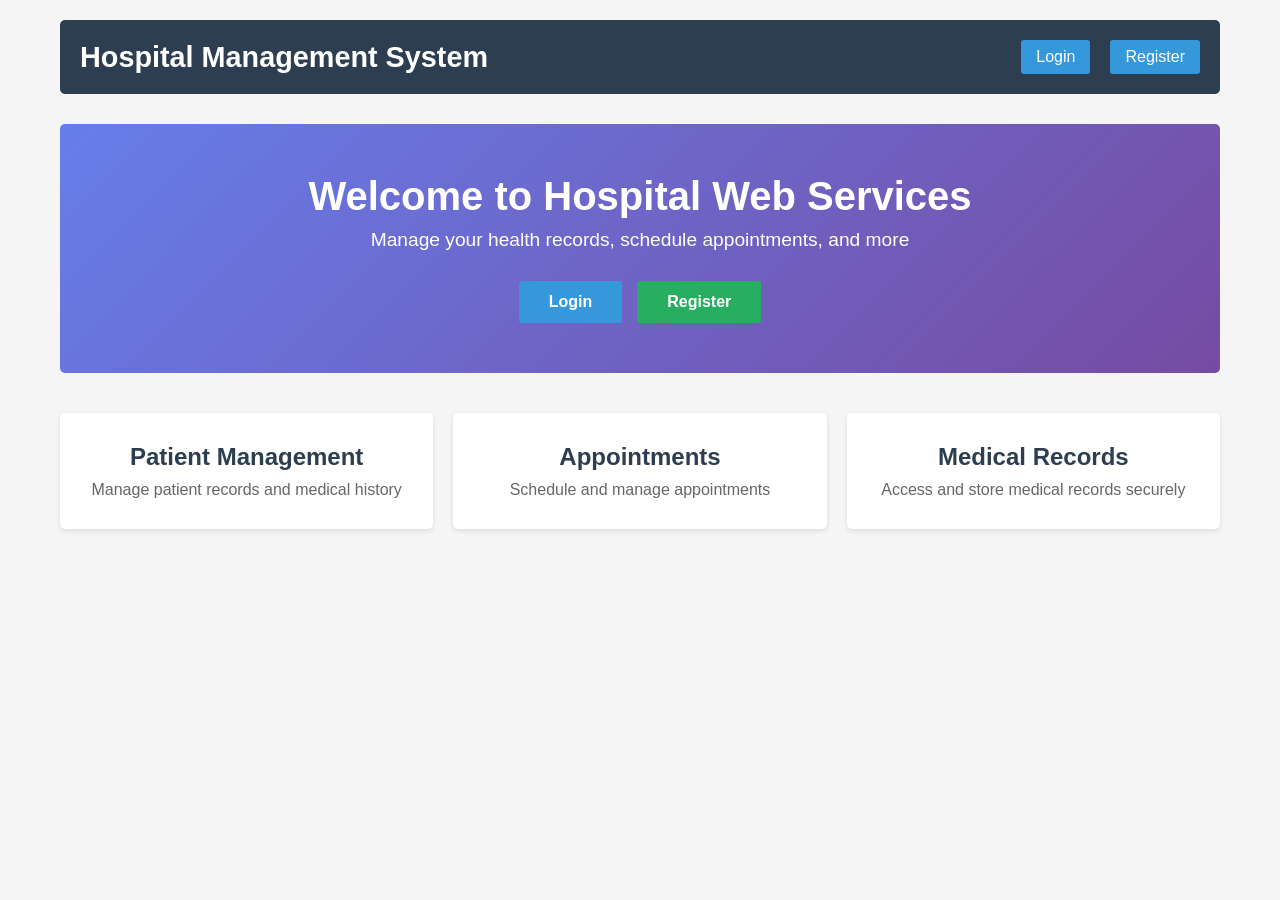
<file: public/index.html>
<!DOCTYPE html>
<html lang="en">
<head>
    <meta charset="UTF-8">
    <meta name="viewport" content="width=device-width, initial-scale=1.0">
    <title>Hospital Web Services</title>
    <link rel="stylesheet" href="css/style.css">
</head>
<body>
    <div class="container">
        <div class="navbar">
            <h1>Hospital Management System</h1>
            <div id="nav-links">
                <a href="login.html">Login</a>
                <a href="register.html">Register</a>
            </div>
        </div>

        <div class="hero">
            <h2>Welcome to Hospital Web Services</h2>
            <p>Manage your health records, schedule appointments, and more</p>
            <div class="button-group">
                <a href="login.html" class="btn btn-primary">Login</a>
                <a href="register.html" class="btn btn-secondary">Register</a>
            </div>
        </div>

        <div class="features">
            <div class="feature-card">
                <h3>Patient Management</h3>
                <p>Manage patient records and medical history</p>
            </div>
            <div class="feature-card">
                <h3>Appointments</h3>
                <p>Schedule and manage appointments</p>
            </div>
            <div class="feature-card">
                <h3>Medical Records</h3>
                <p>Access and store medical records securely</p>
            </div>
        </div>
    </div>
</body>
</html>
</file>
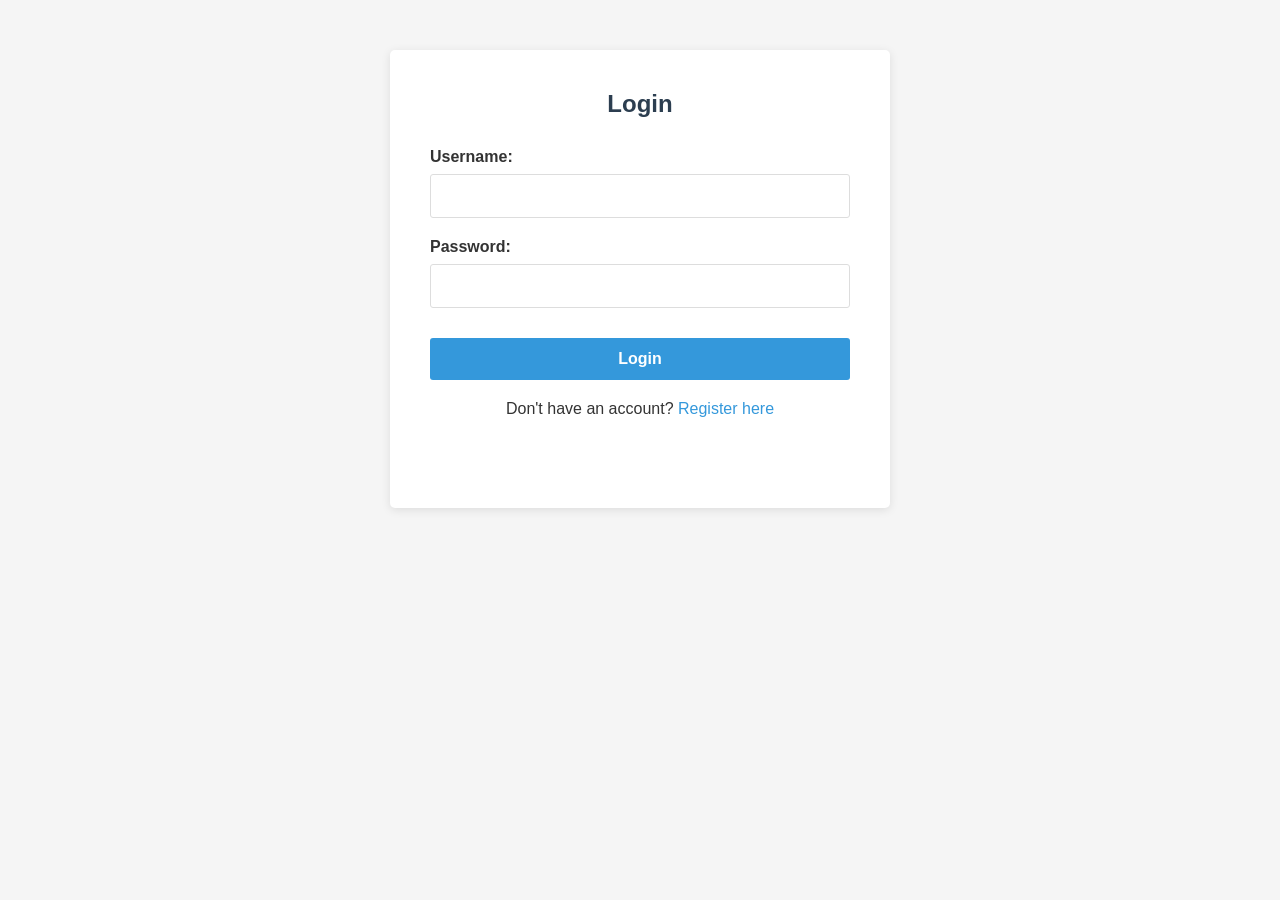
<file: public/login.html>
<!DOCTYPE html>
<html lang="en">
<head>
    <meta charset="UTF-8">
    <meta name="viewport" content="width=device-width, initial-scale=1.0">
    <title>Login - Hospital Web Services</title>
    <link rel="stylesheet" href="css/style.css">
</head>
<body>
    <div class="form-container">
        <form id="loginForm" class="form">
            <h2>Login</h2>
            <div class="form-group">
                <label for="username">Username:</label>
                <input type="text" id="username" name="username" required>
            </div>
            <div class="form-group">
                <label for="password">Password:</label>
                <input type="password" id="password" name="password" required>
            </div>
            <button type="submit" class="btn btn-primary">Login</button>
            <p>Don't have an account? <a href="register.html">Register here</a></p>
        </form>
        <div id="message" class="message"></div>
    </div>

    <script>
        document.getElementById('loginForm').addEventListener('submit', async (e) => {
            e.preventDefault();
            const username = document.getElementById('username').value;
            const password = document.getElementById('password').value;

            try {
                const response = await fetch('/api/auth/login', {
                    method: 'POST',
                    headers: { 'Content-Type': 'application/json' },
                    body: JSON.stringify({ username, password })
                });

                if (response.ok) {
                    const data = await response.json();
                    localStorage.setItem('token', data.token);
                    localStorage.setItem('username', username);
                    window.location.href = 'dashboard.html';
                } else {
                    document.getElementById('message').textContent = 'Invalid credentials';
                    document.getElementById('message').className = 'message error';
                }
            } catch (error) {
                document.getElementById('message').textContent = 'Login failed: ' + error.message;
                document.getElementById('message').className = 'message error';
            }
        });
    </script>
</body>
</html>
</file>
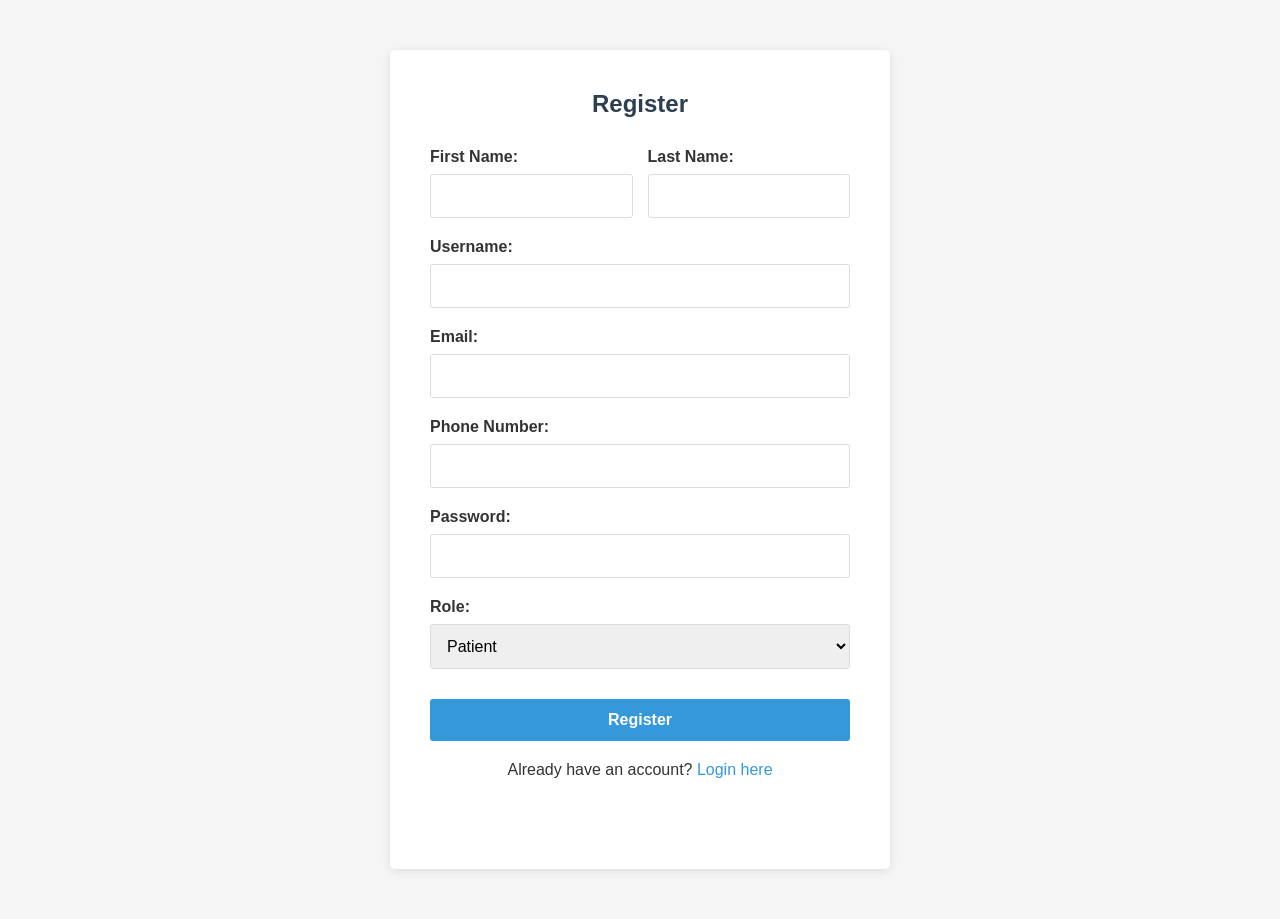
<file: public/register.html>
<!DOCTYPE html>
<html lang="en">
<head>
    <meta charset="UTF-8">
    <meta name="viewport" content="width=device-width, initial-scale=1.0">
    <title>Register - Hospital Web Services</title>
    <link rel="stylesheet" href="css/style.css">
</head>
<body>
    <div class="form-container">
        <form id="registerForm" class="form">
            <h2>Register</h2>
            <div class="form-row">
                <div class="form-group">
                    <label for="firstName">First Name:</label>
                    <input type="text" id="firstName" name="firstName" required>
                </div>
                <div class="form-group">
                    <label for="lastName">Last Name:</label>
                    <input type="text" id="lastName" name="lastName" required>
                </div>
            </div>
            <div class="form-group">
                <label for="username">Username:</label>
                <input type="text" id="username" name="username" required>
            </div>
            <div class="form-group">
                <label for="email">Email:</label>
                <input type="email" id="email" name="email" required>
            </div>
            <div class="form-group">
                <label for="phone">Phone Number:</label>
                <input type="tel" id="phone" name="phone" pattern="[0-9]{10,15}" required>
            </div>
            <div class="form-group">
                <label for="password">Password:</label>
                <input type="password" id="password" name="password" required>
            </div>
            <div class="form-group">
                <label for="role">Role:</label>
                <select id="role" name="role" required>
                    <option value="PATIENT">Patient</option>
                    <option value="DOCTOR">Doctor</option>
                    <option value="NURSE">Nurse</option>
                    <option value="RECEPTIONIST">Receptionist</option>
                </select>
            </div>
            <button type="submit" class="btn btn-primary">Register</button>
            <p>Already have an account? <a href="login.html">Login here</a></p>
        </form>
        <div id="message" class="message"></div>
    </div>

    <script>
        document.getElementById('registerForm').addEventListener('submit', async (e) => {
            e.preventDefault();
            const formData = {
                firstName: document.getElementById('firstName').value,
                lastName: document.getElementById('lastName').value,
                username: document.getElementById('username').value,
                email: document.getElementById('email').value,
                phoneNumber: document.getElementById('phone').value,
                password: document.getElementById('password').value,
                role: document.getElementById('role').value
            };

            try {
                const response = await fetch('/api/auth/register', {
                    method: 'POST',
                    headers: { 'Content-Type': 'application/json' },
                    body: JSON.stringify(formData)
                });

                if (response.ok) {
                    document.getElementById('message').textContent = 'Registration successful! Redirecting to login...';
                    document.getElementById('message').className = 'message success';
                    setTimeout(() => window.location.href = 'login.html', 2000);
                } else {
                    const error = await response.text();
                    document.getElementById('message').textContent = 'Registration failed: ' + error;
                    document.getElementById('message').className = 'message error';
                }
            } catch (error) {
                document.getElementById('message').textContent = 'Registration failed: ' + error.message;
                document.getElementById('message').className = 'message error';
            }
        });
    </script>
</body>
</html>
</file>
<file: public/css/style.css>
* {
    margin: 0;
    padding: 0;
    box-sizing: border-box;
}

body {
    font-family: 'Segoe UI', Tahoma, Geneva, Verdana, sans-serif;
    background-color: #f5f5f5;
    color: #333;
}

.container {
    max-width: 1200px;
    margin: 0 auto;
    padding: 20px;
}

.navbar {
    background-color: #2c3e50;
    color: white;
    padding: 20px;
    display: flex;
    justify-content: space-between;
    align-items: center;
    border-radius: 5px;
    margin-bottom: 30px;
}

.navbar h1 {
    font-size: 1.8em;
}

#nav-links {
    display: flex;
    gap: 20px;
}

#nav-links a {
    color: white;
    text-decoration: none;
    padding: 8px 15px;
    background-color: #3498db;
    border-radius: 3px;
    transition: background-color 0.3s;
}

#nav-links a:hover {
    background-color: #2980b9;
}

.hero {
    text-align: center;
    padding: 50px 0;
    background: linear-gradient(135deg, #667eea 0%, #764ba2 100%);
    color: white;
    border-radius: 5px;
    margin-bottom: 40px;
}

.hero h2 {
    font-size: 2.5em;
    margin-bottom: 10px;
}

.hero p {
    font-size: 1.2em;
    margin-bottom: 30px;
}

.button-group {
    display: flex;
    gap: 15px;
    justify-content: center;
}

.btn {
    padding: 12px 30px;
    text-decoration: none;
    border-radius: 3px;
    font-weight: bold;
    transition: all 0.3s;
    border: none;
    cursor: pointer;
    font-size: 1em;
}

.btn-primary {
    background-color: #3498db;
    color: white;
}

.btn-primary:hover {
    background-color: #2980b9;
}

.btn-secondary {
    background-color: #27ae60;
    color: white;
}

.btn-secondary:hover {
    background-color: #229954;
}

.features {
    display: grid;
    grid-template-columns: repeat(auto-fit, minmax(300px, 1fr));
    gap: 20px;
    margin-bottom: 40px;
}

.feature-card {
    background: white;
    padding: 30px;
    border-radius: 5px;
    box-shadow: 0 2px 5px rgba(0, 0, 0, 0.1);
    text-align: center;
}

.feature-card h3 {
    color: #2c3e50;
    margin-bottom: 10px;
    font-size: 1.5em;
}

.feature-card p {
    color: #666;
}

.form-container {
    max-width: 500px;
    margin: 50px auto;
    background: white;
    padding: 40px;
    border-radius: 5px;
    box-shadow: 0 2px 10px rgba(0, 0, 0, 0.1);
}

.form {
    display: flex;
    flex-direction: column;
}

.form h2 {
    margin-bottom: 30px;
    color: #2c3e50;
    text-align: center;
}

.form-group {
    margin-bottom: 20px;
}

.form-row {
    display: grid;
    grid-template-columns: 1fr 1fr;
    gap: 15px;
}

.form-group label {
    display: block;
    margin-bottom: 8px;
    font-weight: bold;
    color: #333;
}

.form-group input,
.form-group select,
.form-group textarea {
    width: 100%;
    padding: 12px;
    border: 1px solid #ddd;
    border-radius: 3px;
    font-size: 1em;
    font-family: inherit;
}

.form-group input:focus,
.form-group select:focus,
.form-group textarea:focus {
    outline: none;
    border-color: #3498db;
    box-shadow: 0 0 5px rgba(52, 152, 219, 0.3);
}

.form button {
    padding: 12px;
    background-color: #3498db;
    color: white;
    border: none;
    border-radius: 3px;
    font-weight: bold;
    cursor: pointer;
    font-size: 1em;
    margin-top: 10px;
}

.form button:hover {
    background-color: #2980b9;
}

.form p {
    text-align: center;
    margin-top: 20px;
}

.form a {
    color: #3498db;
    text-decoration: none;
}

.form a:hover {
    text-decoration: underline;
}

.message {
    margin-top: 20px;
    padding: 15px;
    border-radius: 3px;
    text-align: center;
    font-weight: bold;
}

.message.error {
    background-color: #e74c3c;
    color: white;
}

.message.success {
    background-color: #27ae60;
    color: white;
}

@media (max-width: 768px) {
    .navbar {
        flex-direction: column;
        gap: 15px;
    }

    .hero h2 {
        font-size: 1.8em;
    }

    .form-row {
        grid-template-columns: 1fr;
    }

    .button-group {
        flex-direction: column;
    }
}
</file>
